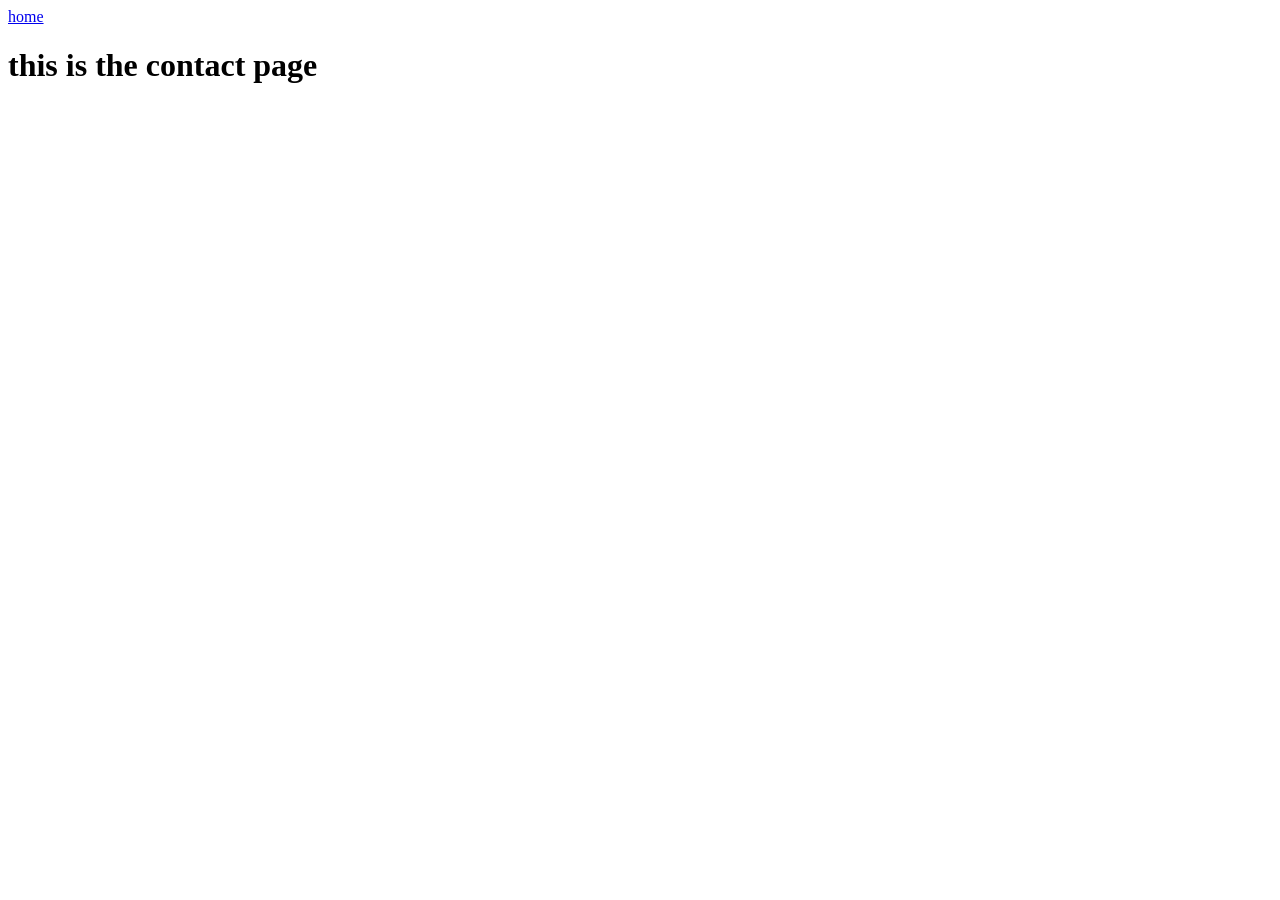
<file: contact.html>
<!DOCTYPE html>
<html lang="en">
<head>
    <meta charset="UTF-8">
    <meta name="viewport" content="width=device-width, initial-scale=1.0">
    <title>Document</title>
</head>
<body>
    <a href="sample.html">home</a>
    <h1>this is the contact page</h1>
</body>
</html>
</file>
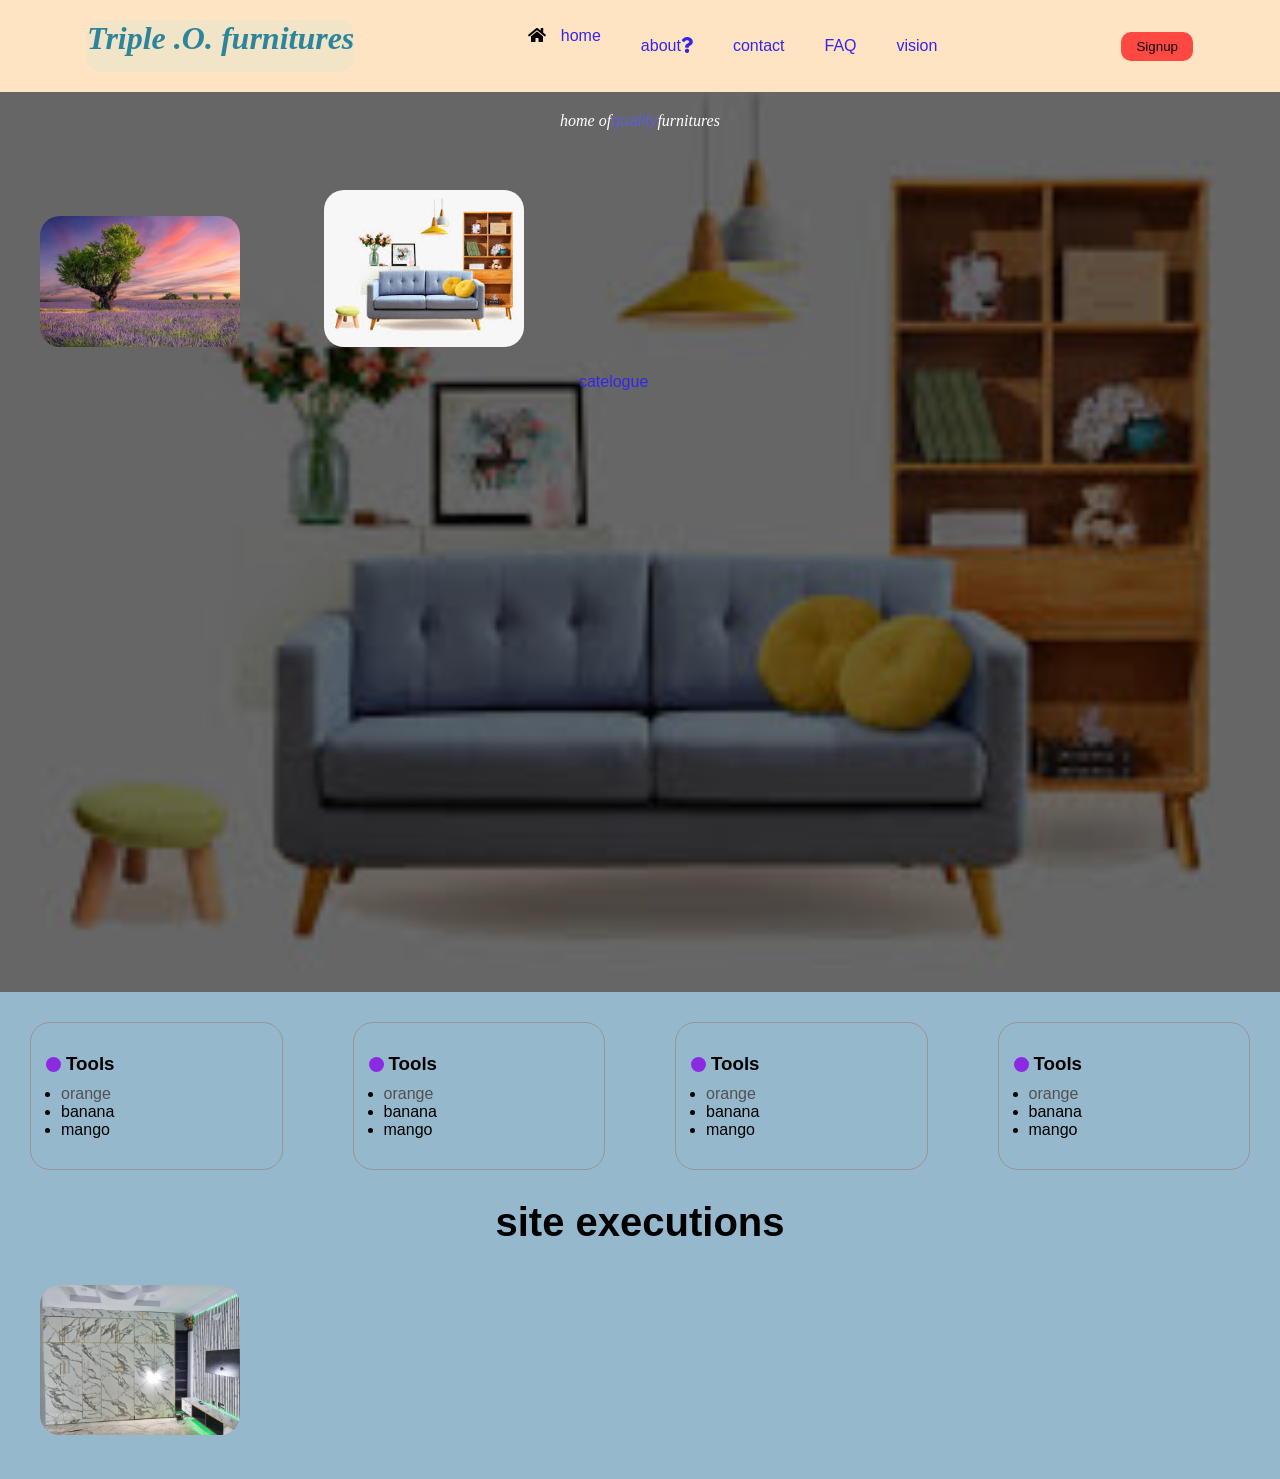
<file: home.html>
<!DOCTYPE html>
<html lang="en">
<head>
    <meta charset="UTF-8">
    <meta name="viewport" content="width=device-width, initial-scale=1.0">
    <title>HOME</title>
    <link rel="stylesheet" href="home.css">
    <link rel="stylesheet" href="fontawesome-free-5.15.4-web/css/all.css">
</head>
<body>
    <header>
        <h2>Triple .O. furnitures</h2>
        <nav>
            <div>
                <i class="fas fa-home"></i>
                <a href="">home</a>
            </div>
            
            <a href="">about<i class="fas fa-question"></i></a>
            <a href="">contact</a>
            <a href="">FAQ</a>
            <a href="">vision</a>
        </nav>
        <button>Signup</button>
    </header>
    <section class="hero">
        <div class="overlay">
            <p>home of <span class="design">quality</span> furnitures</p>
            <img class="image" src="download.jpeg" alt="">
            <img class="image" src="download(2).jpeg" alt="">
            <a href="menu.html">catelogue</a>
        </div>
    </section>
    <div class="parent">
        <div class="tools">
            <div class="top">
                <div></div>
                <h3>Tools</h3>
            </div>
            
            <ul>
                <li><p>orange</p></li>
                <li>banana</li>
                <li>mango</li>
            </ul>
        </div>
        <div class="tools">
            <div class="top">
                <div></div>
                <h3>Tools</h3>
            </div>
            
            <ul>
                <li><p>orange</p></li>
                <li>banana</li>
                <li>mango</li>
            </ul>
        </div>
        <div class="tools">
            <div class="top">
                <div></div>
                <h3>Tools</h3>
            </div>
            
            <ul>
                <li><p>orange</p></li>
                <li>banana</li>
                <li>mango</li>
            </ul>
        </div>
        <div class="tools">
            <div class="top">
                <div></div>
                <h3>Tools</h3>
            </div>
            
            <ul>
                <li><p>orange</p></li>
                <li>banana</li>
                <li>mango</li>
            </ul>
        </div>
    </div>
    <div>
        <h2 class="site">site executions</h2>
    </div>
    <img class="o" src="triple o.jpg" alt="wall">
    
</body>
</html>
</file>
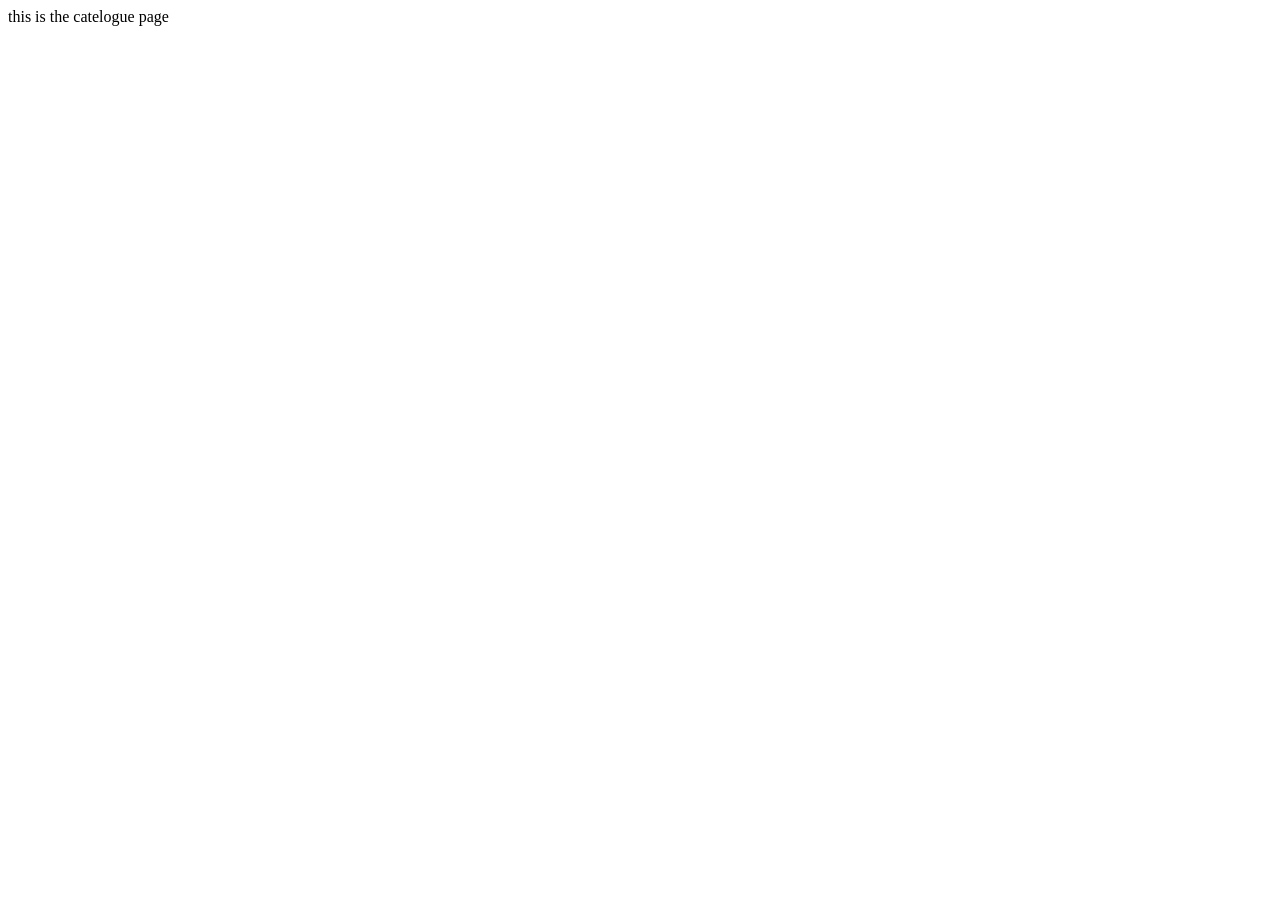
<file: home_menu.html>
<!DOCTYPE html>
<html lang="en">
<head>
    <meta charset="UTF-8">
    <meta name="viewport" content="width=device-width, initial-scale=1.0">
    <title>Document</title>
</head>
<body>
    this is the catelogue page
</body>
</html>
</file>
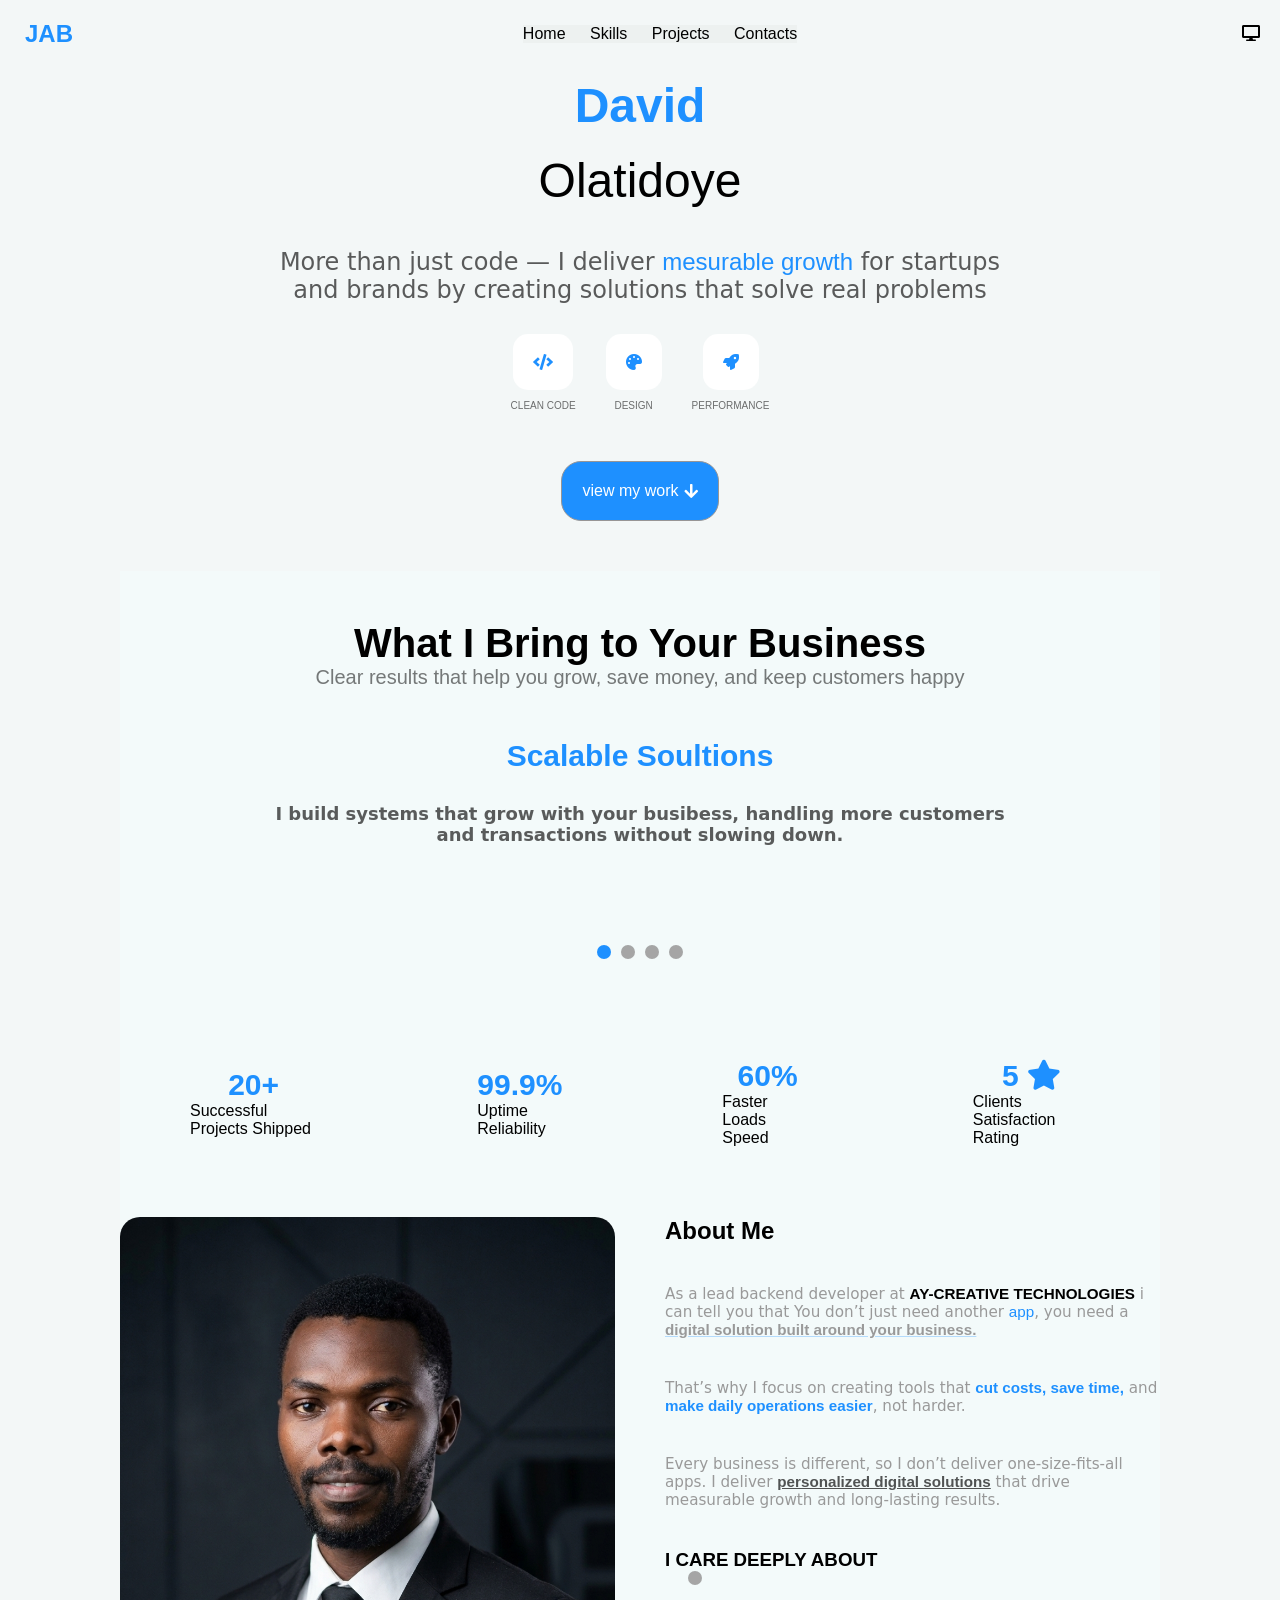
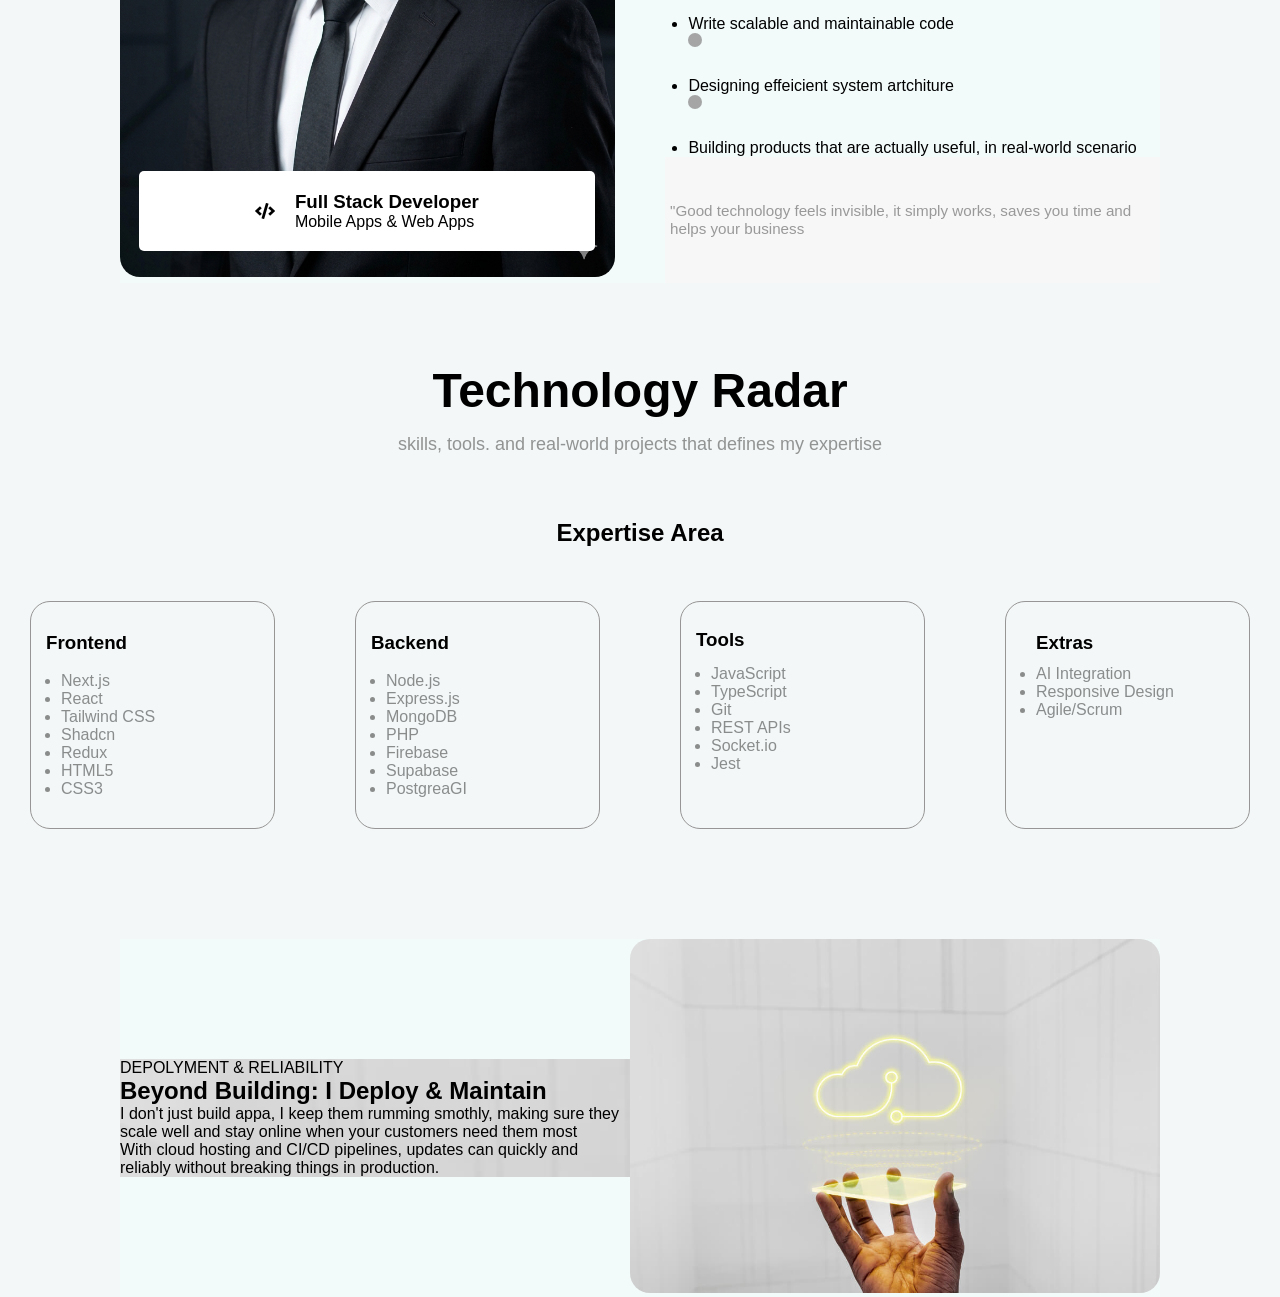
<file: project.html>
<!DOCTYPE html>
<html lang="en">
<head>
    <meta charset="UTF-8">
    <meta name="viewport" content="width=device-width, initial-scale=1.0">
    <title>project</title>
    <link rel="stylesheet" href="style_project.css">
    <link rel="stylesheet" href="fontawesome-free-5.15.4-web/css/all.css">
</head>
<body>
    <section>
        <div class="hd">
            <div class="jab"><a href="">JAB</a></div>
            <div>
                <nav>
                    <a href="">Home</a>
                    <a href="">Skills</a>
                    <a href="">Projects</a>
                    <a href="">Contacts</a>
                </nav>
            </div>
            <div class="ic">
                <i class="fas fa-desktop"></i>
            </div>
        </div>
        <div class="hero">
            <div class="do">
                <span>David</span>
            </div>
            <div class="ti">
                <span>Olatidoye</span>
            </div>
            <p class="bd">More than just code — I deliver
                <span class="meg">mesurable growth</span>
                for startups and brands by creating solutions that solve real problems
            </p>
            <div class="ico">
                <div> <i class="fas fa-code"></i><span>CLEAN CODE</span></div>
                <div> <i class="fas fa-palette"></i> <span>DESIGN</span></div>
                <div> <i class="fas fa-rocket"></i><span>PERFORMANCE</span>
                </div></div>
            <div class="view"><a href="">view my work</a><i class="fas fa-arrow-down"></i></div>
        </div>
    </section>
    <section class="section2">
        <div class="sec2">
            <h2 class="what">What I Bring to Your Business</h2>
            <p class="grow">Clear results that help you grow, save money, and keep customers happy</p>
        </div>
        <div class="scal">
            <h3>Scalable Soultions</h3>
            <p class="bd">I build systems that grow with your busibess, handling more customers and transactions without slowing down.</p>
        </div>
        <div class="host">
            <div class="active"></div>
            <div></div>
            <div></div>
            <div></div>
        </div>

        <div class="bold">
            <div class="pro">
                <h4 class="number">20+</h4>
                <p class="let" >Successful Projects Shipped</p>
            </div>
            <div class="pro">
                <h4 class="number">99.9%</h4>
                <p class="let">Uptime Reliability</p>
            </div>    
            <div class="pro">
                 <h4 class="number">60%</h4>
                 <p class="let">Faster Loads Speed</p>
            </div>
            <div class="pro">
                <h4 class="number">5 <i class="fas fa-star"></i></h4>
                <p class="let">Clients Satisfaction Rating</p>
            </div>
        </div>
    </section>
    <section class="section2">
     <div class="about">
        <div class="img">
            <div class="stack">
                <i class="fas fa-code"></i>
                <div>
                    <h3>Full Stack Developer</h3>
                    <span>Mobile Apps & Web Apps</span>
                </div>
            </div>
            <img src="picture1.jpg" class="image" alt="">
        </div>
        <div class="text">
            <h1>About Me</h1>
            <p>As a lead backend developer at <span class="ay">AY-CREATIVE TECHNOLOGIES</span> i can tell you that You don’t just need another <span class="app">app</span>, you need a <span class="digi">digital solution built around your business.</span></p>
            <p>That’s why I focus on creating tools that <span class="cut">cut costs, save time,</span> and <span class="make">make daily operations easier</span>, not harder.</p>
            <p>Every business is different, so I don’t deliver one-size-fits-all apps. I deliver <span class="per">personalized digital solutions</span> that drive measurable growth and long-lasting results.</p>
            <div>
                <h3>I CARE DEEPLY ABOUT</h3>
                <div class="real">
                    <ul>
                        <div></div>
                        <li>Write scalable and maintainable code</li>
                        <div></div>
                        <li>Designing effeicient system artchiture</li>
                        <div></div>
                        <li>Building products that are actually useful, in real-world scenario</li>
                    </ul>
                </div>
            </div>
            <div class="gotec">
                <p><span class="good">"Good technology feels invisible, it simply works, saves you time and helps your business</span></p>
            </div>
        </div>
     </div>

    </section>
    <section class="section4">
        <div class="radar">
            <h2 class="tec">Technology Radar</h2>
            <p class="skills">skills, tools. and real-world projects that defines my expertise</p>
        </div>
        <div>
        <h3 class="area">Expertise Area</h3>
        </div>
        <div class="exp">  
            <div class="front">
                <div class="end">
                    <h3>Frontend</h3>  
                </div>

                 <ul class="ul">
                        <li>Next.js</li>
                        <li>React</li>
                        <li>Tailwind CSS</li>
                        <li>Shadcn</li>
                        <li>Redux</li>
                        <li>HTML5</li>
                        <li>CSS3</li>
                 </ul>

            </div>
            <div class="back">
                <div class="kend">

                    <h3>Backend</h3>
                </div>
                <ul class="ul">
                    <li>Node.js</li>
                    <li>Express.js</li>
                    <li>MongoDB</li>
                    <li>PHP</li>
                    <li>Firebase</li>
                    <li>Supabase</li>
                    <li>PostgreaGI</li>
                </ul>
            </div>
            <div class="tool">
                <div class="jav">
                    <h3>Tools</h3>
                </div>
                <ul class="ul">
                    <li>JavaScript</li>
                    <li>TypeScript</li>
                    <li>Git</li>
                    <li>REST APIs</li>
                    <li>Socket.io</li>
                    <li>Jest</li>
                </ul>
            </div>
            <div class="xtr">
                <div class="ext">
                    <h3>Extras</h3>
                </div>
                <ul class="ul">
                    <li>AI Integration</li>
                    <li>Responsive Design</li>
                    <li>Agile/Scrum</li>
                </ul>
            </div>
        </div>
    </section>
    <section class="section2">
        <div class="deploy">
            <div class="reli">
                <span>DEPOLYMENT & RELIABILITY</span>
                <h2>Beyond Building: I Deploy & Maintain</h2>
                <p>I don't just build appa, <span>I keep them rumming smothly</span>, making sure they scale well and stay online when your customers need them most</p>
                <p>With <span>cloud hosting</span> and <span>CI/CD pipelines</span>, updates can quickly and reliably without breaking things in production.</p>
            </div>
            <div class="cloud">
                <img src="cloud-image.jpg" class="ge" alt="cloud">
            </div>
        </div>

    </section>

    
</body>
</html>
</file>
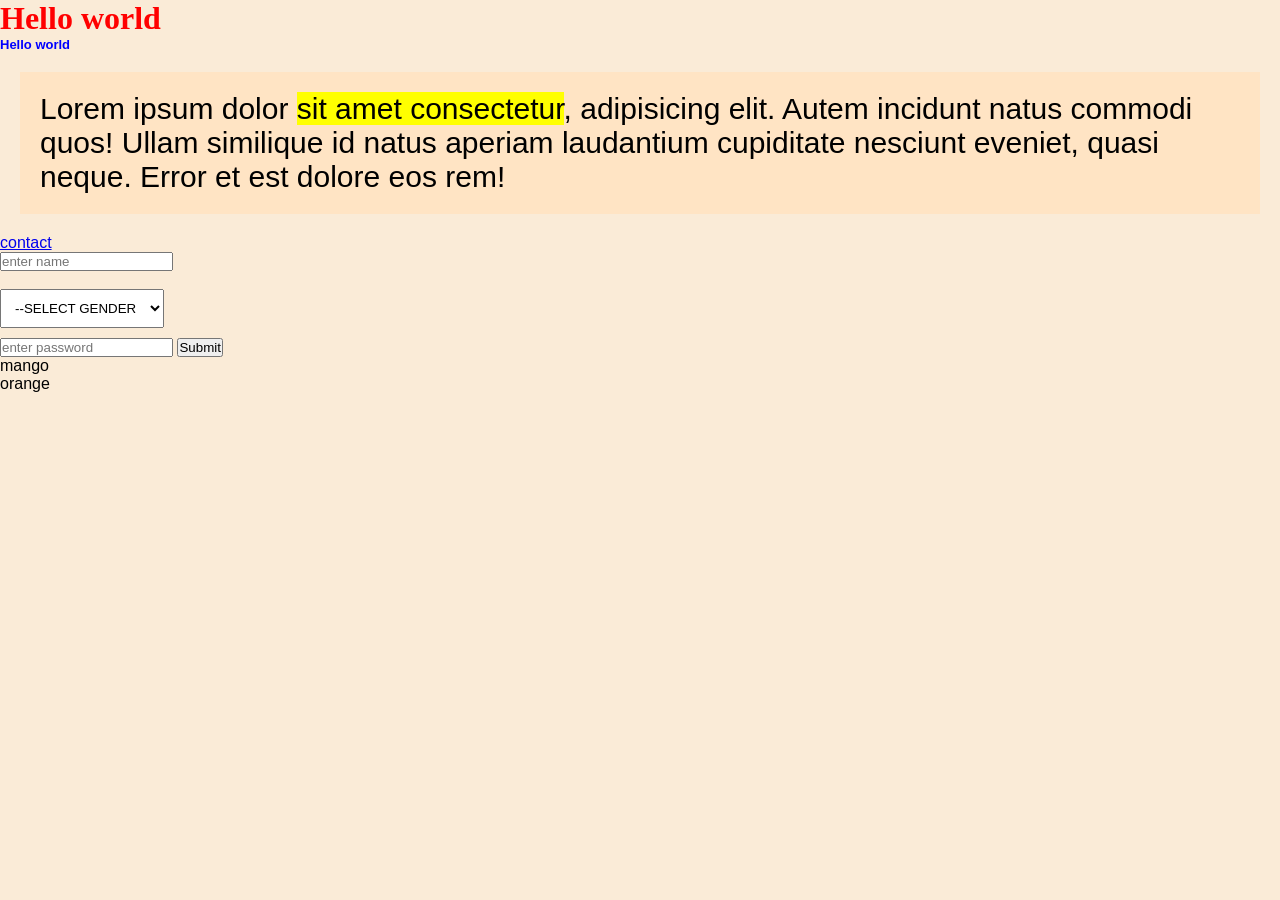
<file: sample.html>
<!DOCTYPE html>
<html lang="en">
<head>
    <meta charset="UTF-8">
    <meta name="viewport" content="width=device-width, initial-scale=1.0">
    <title>sample</title>
    <link rel="stylesheet" href="style.css">
</head>
<body>

    <h1 style="color: red; font-family: cursive;">Hello world</h1>
    <h1 style="font-size: 13px;color: blue;">Hello world</h1>
    <p class="first">Lorem ipsum  dolor <mark>sit amet consectetur</mark>, adipisicing elit. Autem incidunt natus commodi quos! Ullam similique id natus aperiam laudantium cupiditate nesciunt eveniet, quasi neque. Error et est dolore eos rem!</p>
    <div>
        <div></div>
    </div>
    <a href="contact.html">contact</a>

    <form>
        <input class="first" required placeholder="enter name" type="text"><br><br>
        <select name="" id="">
            <option value="">--SELECT GENDER</option>
            <option value="male">Male</option>
            <option value="male">Female</option>
        </select>
        <br>
        <input required placeholder="enter password" type="text">
        <button>Submit</button>
    </form>

    <ul>
        <li>mango</li>
        <li>orange</li>
    </ul>
</body>
</html>
</file>
<file: home.css>
*{
    margin: 0;
    padding: 0;
    box-sizing: border-box;
    font-family: 'Franklin Gothic Medium', 'Arial Narrow', Arial, sans-serif;
}
body{
    background-color: rgba(50, 116, 158, 0.511);
}
header{
    background-color: bisque;
    display: flex;
    justify-content: space-around;
    align-items: center;
    padding: 20px 0;
}
nav{
    display: flex;
    gap: 20px;
}
nav a{
    text-decoration: none;
    color: lightgreen (96, 93, 96);
}
nav a:hover{
    color: slategrey;
    background-color: rgba(127, 255, 212, 0.306);
    padding: 6px;
    border-radius: 10px;
}
header button{
    background-color: rgba(255, 31, 31, 0.788);
    border: none;
    padding: 7px 15px;
    color: rgb(9, 9, 10);
    border-radius: 10px;
    font-weight: 400px;
}
header button:hover{
    background-color: azure
}
header h2{
    font-family: Cambria, Cochin, Georgia, Times, 'Times New Roman', serif;
    font-style: italic;
    padding-bottom: 15px;
    border-radius: 15px;
    background-color: rgba(179, 222, 207, 0.169);
    color: rgba(4, 112, 148, 0.831);
    font-size: xx-large;
}
body .hero p{
    font-family: cursive;
    padding: 20px 20px;
    background-color: rgba(255, 200, 0, 0);
    border-radius: 12px 0px 12px 0px;
    font-style: italic;
    background-size: 20px;
    display: flex;
    color: white;
    justify-content: center;
} 
body .hero .design{
    color: rgb(95, 95, 210);
}  

body a{
    text-decoration: none;
    padding: 10px;
    color: rgb(53, 37, 235);
}
body a:hover{
    background-color: greenyellow;
    border-radius: 10px 0px 10px 0px;
}
.image{
    width: 200px;
    border-radius: 20px;
    margin: 40px;
}
.hero{
    position: relative;
    height: 100dvh;
    background-color: azure;
    background-image: url("download(2).jpeg");
    background-repeat: no-repeat;
    background-size: cover;
    background-position: center; 
}
.hero .overlay{
    height: 100%;
    width: 100%;
    position: absolute;
    top: 0;
    left: 0;
    background: rgba(0, 0, 0, 0.584);
    inset: 0;
}
.tex{
    padding: 10px 20px;
    border:solid 1px ;
    width: fit-content;
    border-radius: 7px;
    font-weight: 600;
    cursor: pointer;
}
.tex.red{
    color: red;
}
.green{
    color: green;
}
.parent{
    display: flex;
    gap: 10px;
}
.tools{
    margin: 30px;
    display: flex;
    flex-direction: column;
    align-items: start;
    padding: 30px;
    width: 300px;
    border-radius: 20px;
    border: 1px solid rgb(151, 149, 149);
}
.tools .top{
    display: flex;
    gap: 5px;
    align-items: center;
    margin-left: -15px;
    margin-bottom: 10px;
}
.tools .top div{
    height: 15px;
    width: 15px;
    border-radius: 100%;
    background-color: blueviolet;
}
.tools li p{
    font-weight: 100;
    color: rgb(83, 81, 81);
}
.o{
    width: 200px;
    border-radius: 20px;
    margin: 40px;
}
.site{
    display: flex;
    align-items: center;
    justify-content: center;
    font-weight: 600;
    font-size: 40px;
}
</file>
<file: style_project.css>
*{
    margin: 0;
    padding: 0;
    box-sizing: border-box;
    font-family: Arial, Helvetica, sans-serif;
}
body{
    background-color: rgba(180, 206, 206, 0.148);
}
div.hd{
    display: flex;
    padding: 10px;
    margin: 10px;
    justify-content: space-between;
    align-items: center;   
}
div.jab a{
    font-weight: 600;
    font-size: x-large;
    text-decoration: none;
    color: dodgerblue;
    margin: 5px;
}
nav a{ 
    text-decoration: none;
    color: black;
}
nav a:hover{
    color: dodgerblue;
}
nav{
    word-spacing: 20px;
    background-color: rgba(168, 168, 158, 0.082);
}

.hero{
    display: flex;
    justify-content: center;
    align-items: center;
    flex-direction: column;
    max-width: 800px;
    margin: auto;
}
.do{
    display: flex;
    justify-content: center;
    margin: 10px;
    color: dodgerblue;
    font-weight: 900;
    font-size: xxx-large;
    font-family: system-ui, -apple-system, BlinkMacSystemFont, 'Segoe UI', Roboto, Oxygen, Ubuntu, Cantarell, 'Open Sans', 'Helvetica Neue', sans-serif;
}
.ti{
    display: flex;
    justify-content: center;
    margin: 10px;
    font-size: xxx-large;
    font-weight: 300; 
    font-family: system-ui, -apple-system, BlinkMacSystemFont, 'Segoe UI', Roboto, Oxygen, Ubuntu, Cantarell, 'Open Sans', 'Helvetica Neue', sans-serif;
}
.meg{
    color: dodgerblue;
  
}
.bd{
    margin: 20px;
    padding: 10px;
    text-align: center;
    font-size: x-large;
    font-weight: 400;
    color: rgba(0, 0, 0, 0.635);
    font-family: system-ui, -apple-system, BlinkMacSystemFont, 'Segoe UI', Roboto, Oxygen, Ubuntu, Cantarell, 'Open Sans', 'Helvetica Neue', sans-serif;
}
.ico{
    display: flex;
    justify-content: center;
    gap: 30px;

}
.hero .ico div{
    display: flex;
    flex-direction: column;
    align-items: center;
}
.ico i{
    color: dodgerblue;
    background-color: white;
    padding: 20px;
    border-radius: 15px;
}
.ico span{
    color: rgba(0, 0, 0, 0.562);
    font-size: 10px;
    margin-top: 10px;
}
.cc{
    margin: 0;
    flex-direction: column;
    text-decoration: none;
}
.view{
    margin: 50px 0px;
    display: flex;
    align-items: center;
    padding: 20px;
    border-radius: 20px;
    border: 1px solid rgb(151, 149, 149);
    text-decoration: none;
    background: dodgerblue;
    gap: 5px;
}
.view a{
    color: white;
    text-decoration: none;
}
.view i{
    color: white;
    text-decoration: none;
}
div.view:hover{
     font-weight: 300;
}
.section2{
    display: flex;
    max-width: 65rem;
    margin: auto;
    flex-direction: column;
    background-color: rgba(240, 255, 255, 0.37);
}
.sec2{
    text-decoration: none;
    display: flex;
    flex-direction: column;
    align-items: center;
    margin: 50px;
    font-size: 20px;
    
}
.sec2 .what{
    font-size: 40px;
    color: black;
    font-weight: 700;
}
.sec2 .grow{
    color: rgba(0, 0, 0, 0.523);
}

.section2 .scal{
    max-width: 800px;
    display: flex;
    flex-direction: column;
    color: dodgerblue;
    margin: auto;
    align-items: center;
    padding-bottom: 70px;
}
.scal h3{
    font-size: 30px;   
}
.section2 .bd{
    font-size: 18px;
    font-weight: 600;
}
.host{
    display: flex;
    width: 100%;
    align-items: center;
    justify-content: center;
    gap: 10px;
    
}
.host div{
     height: 10px;
     width: 10px;
     border-radius: 100%;
     background-color: rgba(141, 140, 140, 0.772);
     margin-bottom: 30px; 
     padding: 7px;
}
.host .active{
    background-color: dodgerblue;
    
}
span.block{
    color: dodgerblue;
    font-size: xx-large;
    font-weight: 600
}
.bold{
    gap: 20px;
    display: flex;
    justify-content: center;
}
.bold .pro{
    display: flex;
    justify-content: center;
    align-items: center;
    flex-direction: column;
    margin: 70px;
}
.bold .number{
    color: dodgerblue;
    font-size: 30px;
    align-items: center;
}
.bold .let{
    justify-content: center;
    align-items: center;
}

.about{
    display: flex;
    gap: 50px;
}
.img{
    width: 50%;
}
.image{
    border-radius: 20px;
    width: 100%;
    object-fit: cover;
}
.about .img{
    position: relative;
}
.about .img .stack{
    position: absolute;
    bottom: 2rem;
    left: 1.2rem;
    background-color: white;
    width: 92%;
    border-radius: 5px;
    margin: auto;
    display: flex;justify-content: center;
    align-items: center;
    gap: 20px;
    padding: 20px 0px;
}
.about .text{
    width: 50%;
}
.text .ay{
    font-weight: 700;
    color: black;
}
.about .text p{
    margin: 40px 0px;
    font-size: 15.2px;
    color: rgb(153, 153, 153);
    font-family: system-ui, -apple-system, BlinkMacSystemFont, 'Segoe UI', Roboto, Oxygen, Ubuntu, Cantarell, 'Open Sans', 'Helvetica Neue', sans-serif;
}
.text .app{
    color: dodgerblue;
}
.text .digi{
    font-weight: 600;
    text-decoration: underline;
    text-decoration-color: rgba(30, 143, 255, 0.299);
}
.text .cut{
    font-weight: 600;
    color: dodgerblue;
}
.text .make{
    font-weight: 600;
    color: dodgerblue;
}
.text .per{
    font-weight: 600;
    text-decoration: underline;
    color: rgba(0, 0, 0, 0.669);
}
.text .real div{
    height: 10px;
    width: 10px;
    border-radius: 100%;
    background-color: rgba(141, 140, 140, 0.772);
    margin-bottom: 30px; 
    padding: 7px;
}
.text .real{
    display: flex;
    align-items: center;
    justify-content: center;
    flex-direction: column;
}
.text .gotec{
    background-color: rgb(248, 247, 247)
}
.text .gotec{
    padding: 5px;
    margin-top: auto;
}
.span3{
    display: flex;
    align-items: center;
    justify-content: right;
}
.section4{
    padding: 80px 0px;
    display: flex;
    justify-content: center;
    flex-direction: column;
}
.radar{
    margin: 0px 0px 64px;
    justify-content: center;
    flex-direction: column;
    display: flex;
    align-items: center;
}
.tec{
    font-weight: 700;
    font-size: 48px;
    margin: 0px 0px 16px;
}
.skills{
    font-size: 18px;
    color: rgba(100, 100, 100, 0.674);
}
.area{
    font-size: 24px;
    margin: 0px 0px 24px;
    display: flex;
    justify-content: center;
    align-items: center;
    flex-direction: column;
}
.exp{
    display: flex;
    gap: 20px;
    
}
.front{
    margin: 30px;
    display: flex;
    flex-direction: column;
    align-items: start;
    padding: 30px;
    width: 300px;
    border-radius: 20px;
    border: 1px solid rgb(151, 149, 149);
}
.end{
    display: flex;
    gap: 5px;
    align-items: center;
    margin-left: -15px;
    margin-bottom: 10px;
}
.end div{
    height: 15px;
    width: 15px;
    border-radius: 100%;
    background-color: dodgerblue;
}
.ul{
    color: rgba(0, 0, 0, 0.432);
    font: 16px;
    margin: 8px 0px 0px;
}
.back{
    margin: 30px;
    display: flex;
    flex-direction: column;
    align-items: start;
    padding: 30px;
    width: 300px;
    border-radius: 20px;
    border: 1px solid rgb(151, 149, 149);
}
.kend{
    display: flex;
    gap: 5px;
    align-items: center;
    margin-left: -15px;
    margin-bottom: 10px;
}
.kend div{
    height: 15px;
    width: 15px;
    border-radius: 100%;
    background-color: yellow;
}
.tool{
    margin: 30px;
    display: flex;
    flex-direction: column;
    align-items: start;
    padding: 30px;
    width: 300px;
    border-radius: 20px;
    border: 1px solid rgb(151, 149, 149);
}
.jav{
    display: flex;
    gap: 5px;
    align-items: center;
    margin-left: -15px;
    margin-bottom: 10px;
}
.tool div{
    height: 15px;
    width: 15px;
    border-radius: 100%;
}
.xtr{
    margin: 30px;
    display: flex;
    flex-direction: column;
    align-items: start;
    padding: 30px;
    width: 300px;
    border-radius: 20px;
    border: 1px solid rgb(151, 149, 149);
    gap: 10px;
}
.ext{
    height: 15px;
    width: 15px;
    border-radius: 100%;

}
.section5{
    background: white;
    padding: 128px;
}
.cloud .ge{
    border-radius: 20px;
    width: 100%;
    object-fit: cover;
    
} 
.section2 .deploy{
    display: flex;
    align-items: center;
    
    
    
}

.section2 .reli{
    gap: 10px;
    background-image: url(cloud-image.jpg);

    
}
</file>
<file: style.css>
*{
    margin: 0;
    padding: 0;
    box-sizing: border-box;
    font-family: Arial, Helvetica, sans-serif;
}
body{
    background-color:antiquewhite;
}
p{
    font-size: 30px;
    background-color: bisque;
    padding: 20px;
    margin: 20px;
}
select{
    padding: 10px;
    margin-bottom: 10px;
}
.parent{
    height: 300px;
    width: 300px;
    background-color: aqua;
    padding: 20px 50px;
}
.child{
    height: 100px;
    width: 100px;
    background-color: rgb(64, 255, 0);
}
header{
    background-color: azure;
    display: flex;
    justify-content: space-around;
    align-items: center;
    padding: 10px 0px;
}
nav{
    display: flex;
    gap: 20px;
}
nav a{
    text-decoration: none;
    color: rgb(96, 93, 93);
}
nav a:hover{
    color: blue;
    background-color: aqua;
    padding: 5px 10px;
}
header button{
    background-color: rgb(73, 128, 237);
    border: none;
    padding: 10px 20px;
    color: white;
    border-radius: 20px;
    font-weight: 600;
}
header button:hover{
    background-color: rgb(29, 90, 212);
}
</file>
